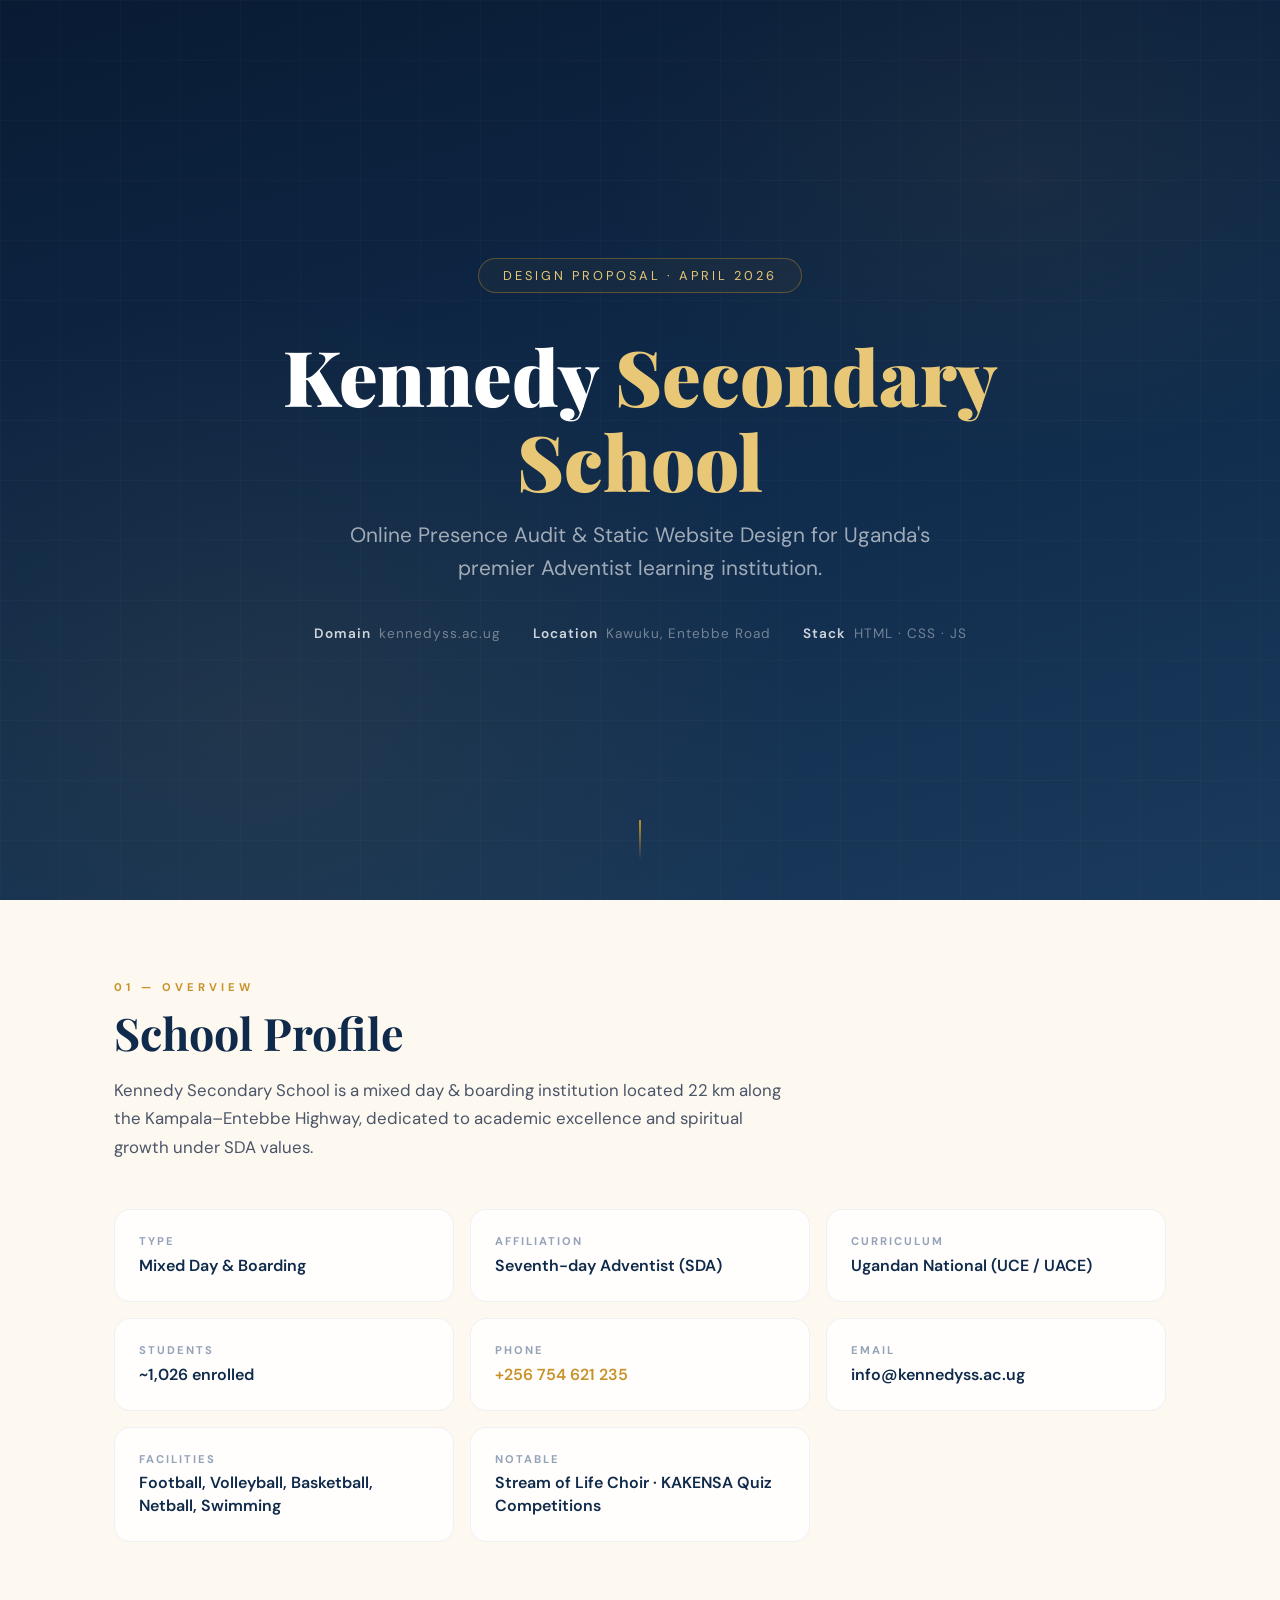
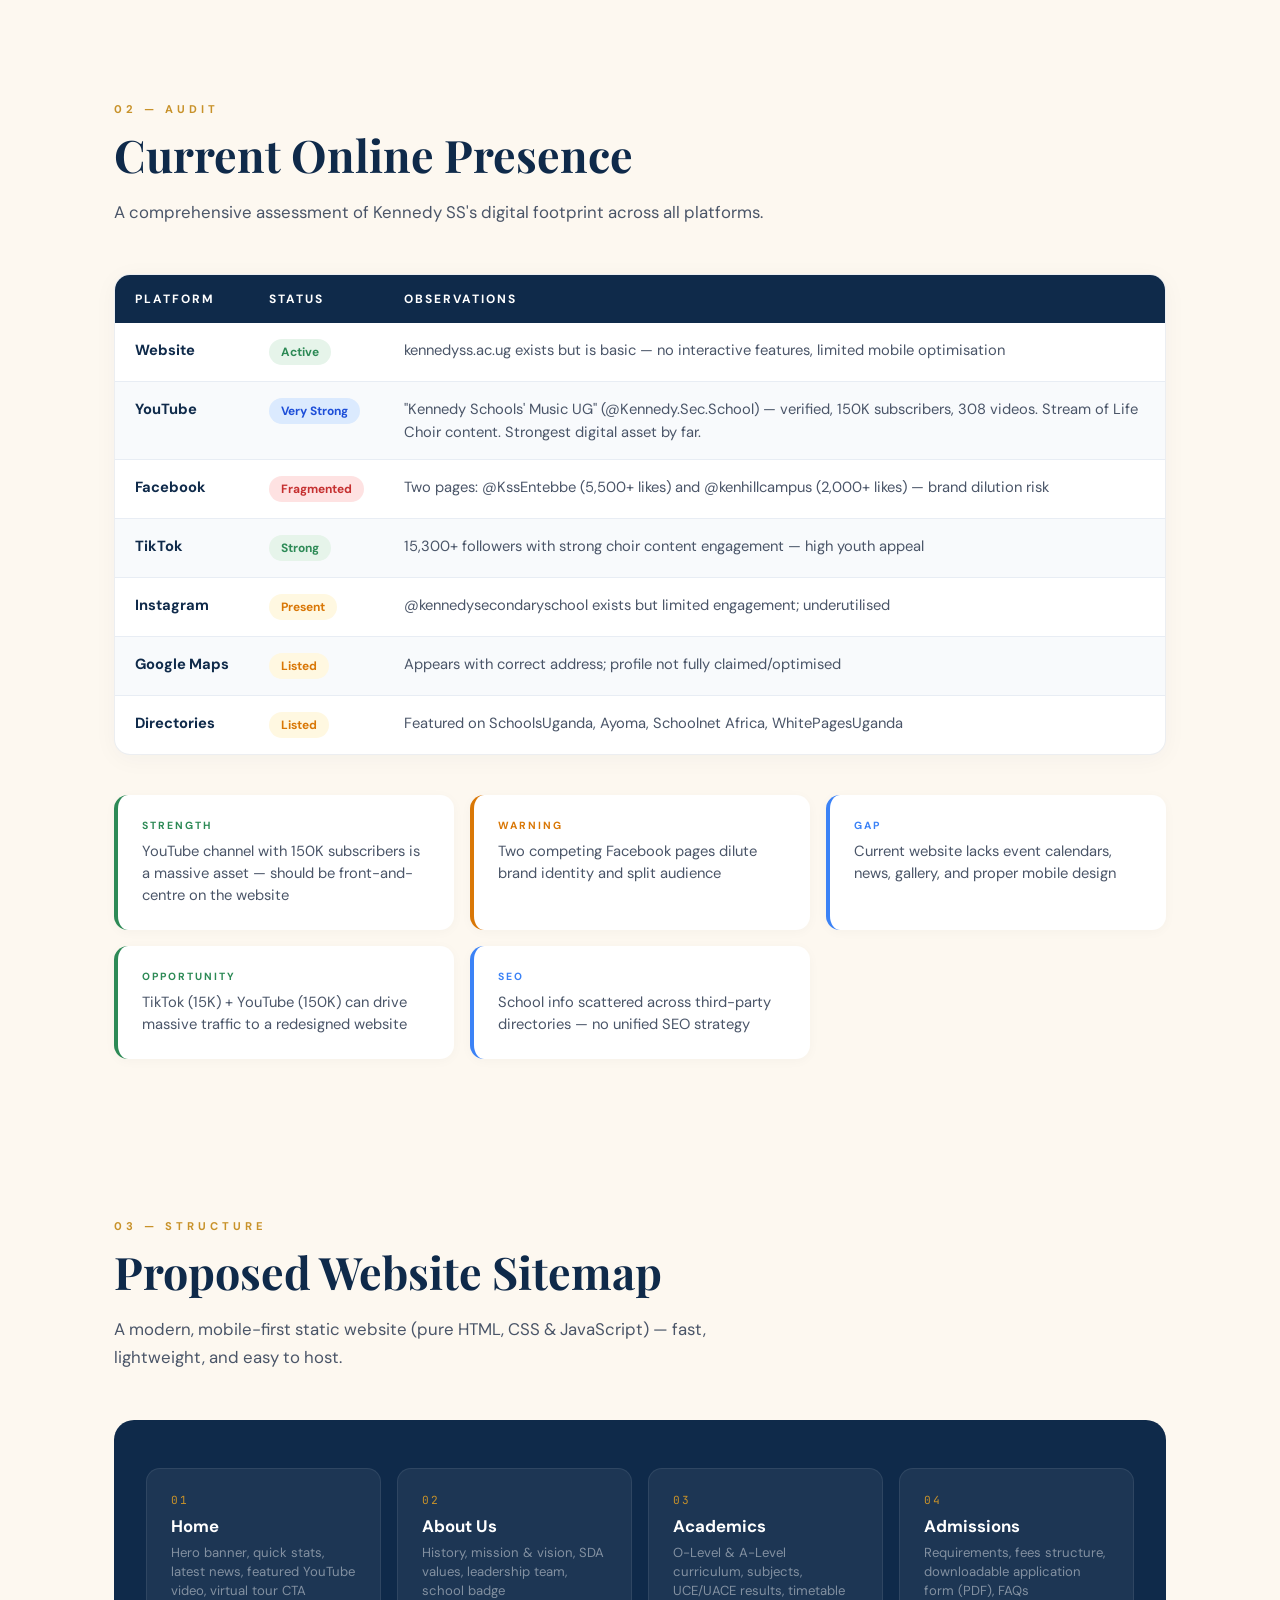
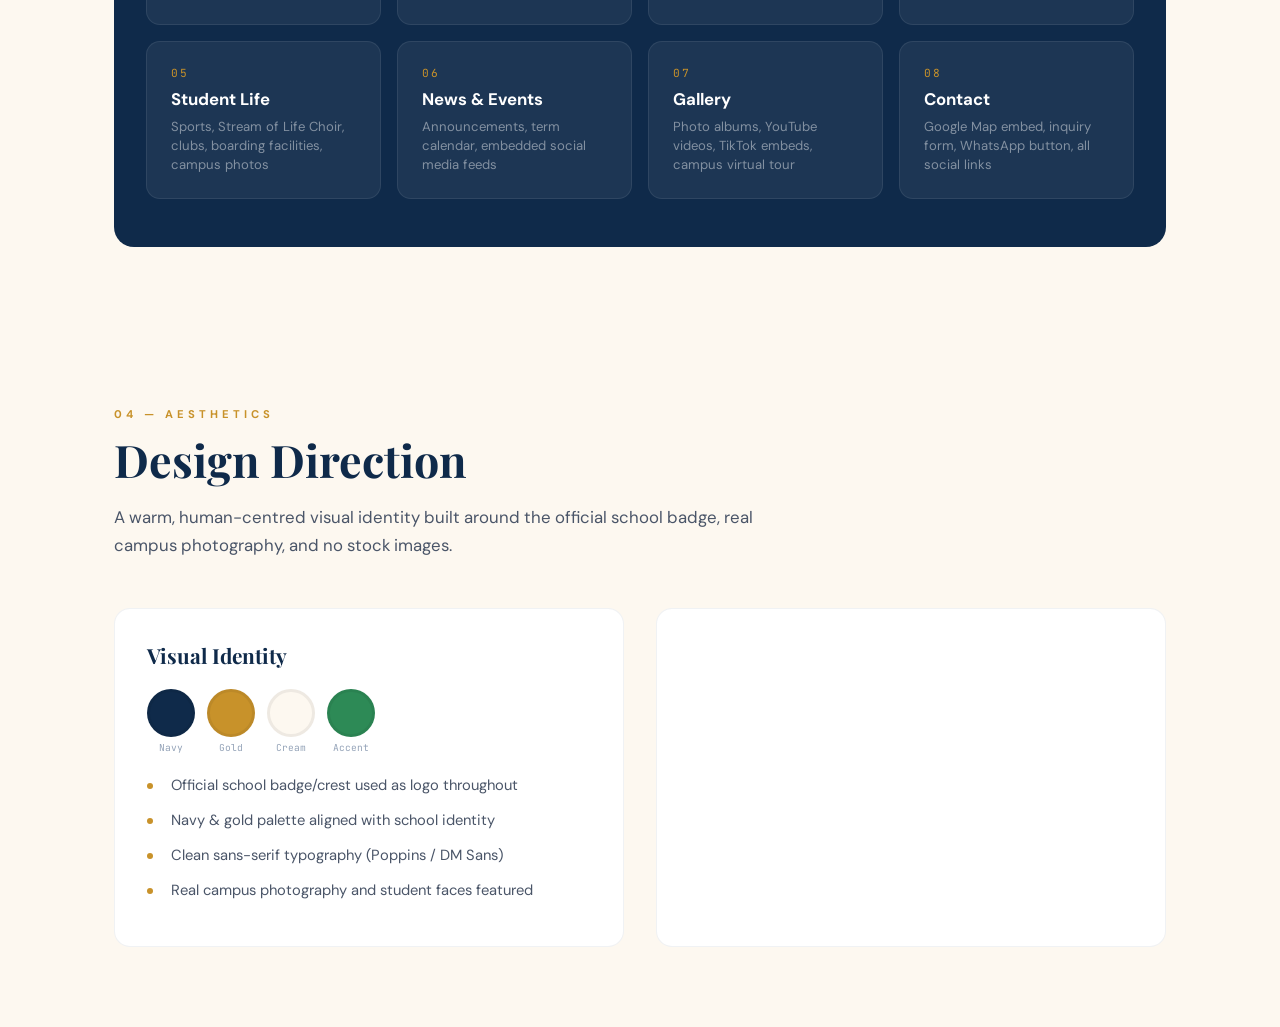
<file: proposal.html>
<!DOCTYPE html>
<html lang="en">
<head>
<meta charset="UTF-8">
<meta name="viewport" content="width=device-width, initial-scale=1.0">
<title>Kennedy Secondary School — Website Design Proposal</title>
<link href="https://fonts.googleapis.com/css2?family=Playfair+Display:ital,wght@0,400;0,700;0,900;1,400&family=DM+Sans:wght@400;500;600;700&family=JetBrains+Mono:wght@400;500&display=swap" rel="stylesheet">
<style>
:root{--navy:#0F2A4A;--navy-deep:#091B33;--gold:#C8922A;--gold-light:#E8C876;--gold-glow:rgba(200,146,42,.15);--cream:#FDF8F0;--slate:#4A5568;--light-slate:#94A3B8;--ice:#E8EDF4;--success:#2D8A56;--warning:#D97706;--danger:#C53030}
*{margin:0;padding:0;box-sizing:border-box}
body{font-family:'DM Sans',sans-serif;background:var(--cream);color:var(--navy);overflow-x:hidden;-webkit-font-smoothing:antialiased}
.hero{min-height:100vh;background:linear-gradient(165deg,var(--navy-deep),var(--navy) 50%,#1A3A5C);position:relative;display:flex;align-items:center;justify-content:center;overflow:hidden}
.hero::before{content:'';position:absolute;inset:0;background:radial-gradient(ellipse 800px 600px at 20% 80%,rgba(200,146,42,.08) 0%,transparent 70%),radial-gradient(ellipse 600px 400px at 80% 20%,rgba(200,146,42,.06) 0%,transparent 70%)}
.hero-grid{position:absolute;inset:0;background-image:linear-gradient(rgba(255,255,255,.02) 1px,transparent 1px),linear-gradient(90deg,rgba(255,255,255,.02) 1px,transparent 1px);background-size:60px 60px;animation:gs 20s linear infinite}
@keyframes gs{to{transform:translate(60px,60px)}}
.hero-content{position:relative;z-index:2;text-align:center;padding:2rem;max-width:900px}
.hero-badge{display:inline-block;padding:.5rem 1.5rem;border:1px solid rgba(200,146,42,.4);border-radius:100px;color:var(--gold-light);font-size:.8rem;letter-spacing:3px;text-transform:uppercase;margin-bottom:2.5rem;backdrop-filter:blur(10px);background:rgba(200,146,42,.05);animation:fu .8s ease both}
.hero-title{font-family:'Playfair Display',serif;font-size:clamp(2.8rem,6vw,5rem);font-weight:900;color:#fff;line-height:1.1;margin-bottom:1rem;animation:fu .8s .15s ease both}
.hero-title .gold{color:var(--gold-light)}
.hero-sub{font-size:clamp(1rem,2vw,1.3rem);color:rgba(255,255,255,.6);line-height:1.6;margin-bottom:2.5rem;max-width:600px;margin-left:auto;margin-right:auto;animation:fu .8s .3s ease both}
.hero-meta{display:flex;gap:2rem;justify-content:center;flex-wrap:wrap;animation:fu .8s .45s ease both}
.hero-meta-item{color:rgba(255,255,255,.4);font-size:.85rem;letter-spacing:1px}
.hero-meta-item strong{color:rgba(255,255,255,.8);font-weight:600}
.hero-scroll{position:absolute;bottom:2.5rem;left:50%;transform:translateX(-50%);animation:bo 2s ease infinite;z-index:2}
.hero-scroll span{display:block;width:2px;height:40px;background:linear-gradient(to bottom,var(--gold),transparent);border-radius:2px}
@keyframes bo{0%,100%{transform:translateX(-50%) translateY(0)}50%{transform:translateX(-50%) translateY(10px)}}
@keyframes fu{from{opacity:0;transform:translateY(30px)}to{opacity:1;transform:translateY(0)}}
.section{padding:5rem 1.5rem;max-width:1100px;margin:0 auto}
.section-label{font-size:.7rem;font-weight:700;letter-spacing:4px;text-transform:uppercase;color:var(--gold);margin-bottom:.75rem}
.section-title{font-family:'Playfair Display',serif;font-size:clamp(2rem,4vw,2.8rem);font-weight:700;color:var(--navy);line-height:1.2;margin-bottom:1rem}
.section-desc{font-size:1.05rem;color:var(--slate);max-width:680px;line-height:1.7;margin-bottom:3rem}
.profile-grid{display:grid;grid-template-columns:repeat(auto-fit,minmax(260px,1fr));gap:1rem}
.profile-card{background:rgba(255,255,255,.85);border:1px solid rgba(15,42,74,.06);border-radius:16px;padding:1.5rem;transition:all .3s}
.profile-card:hover{transform:translateY(-2px);box-shadow:0 12px 40px rgba(15,42,74,.08);border-color:rgba(200,146,42,.2)}
.profile-card .label{font-size:.7rem;font-weight:700;letter-spacing:2px;text-transform:uppercase;color:var(--light-slate);margin-bottom:.4rem}
.profile-card .value{font-size:1rem;font-weight:600;color:var(--navy);line-height:1.4}
.profile-card .value a{color:var(--gold);text-decoration:none}
.audit-table-wrap{border-radius:16px;overflow:hidden;border:1px solid rgba(15,42,74,.08);background:#fff;box-shadow:0 4px 24px rgba(15,42,74,.04)}
.audit-table{width:100%;border-collapse:collapse}
.audit-table thead th{background:var(--navy);color:#fff;padding:1rem 1.25rem;text-align:left;font-size:.75rem;font-weight:700;letter-spacing:2px;text-transform:uppercase}
.audit-table tbody td{padding:1rem 1.25rem;border-bottom:1px solid var(--ice);font-size:.92rem;vertical-align:top;line-height:1.5;color:var(--slate)}
.audit-table tbody tr:last-child td{border-bottom:none}
.audit-table tbody tr:nth-child(even){background:rgba(237,242,247,.4)}
.audit-table .platform{font-weight:700;color:var(--navy);white-space:nowrap}
.status-pill{display:inline-block;padding:.25rem .75rem;border-radius:100px;font-size:.75rem;font-weight:700}
.status-active{background:#E6F4EA;color:var(--success)}
.status-listed{background:#FFF8E1;color:var(--warning)}
.status-issue{background:#FEE2E2;color:var(--danger)}
.status-strong{background:#DBEAFE;color:#1D4ED8}
.findings{display:grid;grid-template-columns:repeat(auto-fit,minmax(280px,1fr));gap:1rem;margin-top:2.5rem}
.finding-card{padding:1.5rem;border-radius:14px;border-left:4px solid;background:#fff;box-shadow:0 2px 12px rgba(0,0,0,.03);transition:transform .25s}
.finding-card:hover{transform:translateY(-2px)}
.finding-card.critical{border-color:var(--danger)}.finding-card.warning{border-color:var(--warning)}.finding-card.info{border-color:#3B82F6}.finding-card.opportunity{border-color:var(--success)}
.finding-card .tag{font-size:.65rem;font-weight:700;letter-spacing:2px;text-transform:uppercase;margin-bottom:.5rem}
.finding-card.critical .tag{color:var(--danger)}.finding-card.warning .tag{color:var(--warning)}.finding-card.info .tag{color:#3B82F6}.finding-card.opportunity .tag{color:var(--success)}
.finding-card p{font-size:.92rem;color:var(--slate);line-height:1.5}
.sitemap-strip{background:var(--navy);border-radius:20px;padding:3rem 2rem}
.sitemap-grid{display:grid;grid-template-columns:repeat(auto-fit,minmax(220px,1fr));gap:1rem}
.sitemap-item{background:rgba(255,255,255,.06);border:1px solid rgba(255,255,255,.08);border-radius:14px;padding:1.5rem;transition:all .3s}
.sitemap-item:hover{background:rgba(255,255,255,.1);border-color:rgba(200,146,42,.3);transform:translateY(-2px)}
.sitemap-item .num{font-family:'JetBrains Mono',monospace;font-size:.7rem;color:var(--gold);margin-bottom:.5rem;letter-spacing:2px}
.sitemap-item h4{color:#fff;font-size:1.05rem;font-weight:700;margin-bottom:.4rem}
.sitemap-item p{color:rgba(255,255,255,.45);font-size:.82rem;line-height:1.45}
.design-split{display:grid;grid-template-columns:1fr 1fr;gap:2rem}
@media(max-width:768px){.design-split{grid-template-columns:1fr}}
.design-box{border-radius:16px;padding:2rem;background:#fff;border:1px solid rgba(15,42,74,.06)}
.design-box h3{font-family:'Playfair Display',serif;font-size:1.3rem;color:var(--navy);margin-bottom:1.25rem}
.design-box ul{list-style:none;padding:0}
.design-box li{position:relative;padding-left:1.5rem;margin-bottom:.8rem;font-size:.92rem;color:var(--slate);line-height:1.5}
.design-box li::before{content:'';position:absolute;left:0;top:.55rem;width:6px;height:6px;border-radius:50%;background:var(--gold)}
.swatches{display:flex;gap:.75rem;margin:1.25rem 0;flex-wrap:wrap}
.swatch{display:flex;flex-direction:column;align-items:center;gap:.3rem}
.swatch-circle{width:48px;height:48px;border-radius:50%;border:3px solid rgba(0,0,0,.06)}
.swatch span{font-family:'JetBrains Mono',monospace;font-size:.6rem;color:var(--light-slate)}
.features-grid{display:grid;grid-template-columns:repeat(auto-fit,minmax(300px,1fr));gap:1rem}
.feature-card{background:#fff;border:1px solid rgba(15,42,74,.06);border-radius:16px;padding:1.75rem;display:flex;gap:1rem;align-items:flex-start;transition:all .3s}
.feature-card:hover{box-shadow:0 8px 30px rgba(15,42,74,.06);transform:translateY(-2px)}
.feature-icon{width:44px;height:44px;border-radius:12px;background:var(--gold-glow);display:flex;align-items:center;justify-content:center;font-size:1.2rem;flex-shrink:0}
.feature-card h4{font-size:.95rem;font-weight:700;color:var(--navy);margin-bottom:.3rem}
.feature-card p{font-size:.85rem;color:var(--slate);line-height:1.45}
.addon-card{background:#fff;border:1px solid rgba(15,42,74,.06);border-radius:18px;padding:2rem;border-top:3px solid var(--gold);max-width:540px;transition:all .3s}
.addon-card:hover{transform:translateY(-3px);box-shadow:0 16px 48px rgba(15,42,74,.08)}
.addon-badge{display:inline-block;font-family:'JetBrains Mono',monospace;font-size:.65rem;font-weight:700;letter-spacing:1.5px;text-transform:uppercase;color:var(--gold);background:var(--gold-glow);padding:.3rem .75rem;border-radius:100px;margin-bottom:.75rem}
.addon-icon{font-size:2rem;margin-bottom:.75rem}
.addon-card h4{font-size:1.05rem;font-weight:700;color:var(--navy);margin-bottom:.5rem}
.addon-card>p{font-size:.88rem;color:var(--slate);line-height:1.55;margin-bottom:1rem}
.addon-includes{display:flex;flex-wrap:wrap;gap:.4rem}
.addon-includes span{font-size:.72rem;font-weight:600;color:var(--navy);background:var(--ice);padding:.25rem .65rem;border-radius:100px}
.social-cards{display:grid;grid-template-columns:repeat(auto-fit,minmax(200px,1fr));gap:1rem}
.social-card{background:#fff;border-radius:16px;padding:1.75rem;border:1px solid rgba(15,42,74,.06);text-align:center;transition:all .3s}
.social-card:hover{transform:translateY(-3px);box-shadow:0 12px 40px rgba(15,42,74,.07)}
.social-card .icon{font-size:2rem;margin-bottom:.75rem}
.social-card h4{font-size:.95rem;font-weight:700;color:var(--navy);margin-bottom:.4rem}
.social-card p{font-size:.85rem;color:var(--slate);line-height:1.45}
.sep{height:1px;background:linear-gradient(to right,transparent,rgba(200,146,42,.25),transparent);margin:1rem 0 3rem}
.timeline{position:relative;padding-left:2.5rem}
.timeline::before{content:'';position:absolute;left:.75rem;top:0;bottom:0;width:2px;background:linear-gradient(to bottom,var(--gold),var(--navy),var(--gold));border-radius:2px}
.timeline-item{position:relative;margin-bottom:2rem;padding:1.25rem 1.5rem;background:#fff;border-radius:14px;border:1px solid rgba(15,42,74,.05);transition:transform .25s}
.timeline-item:hover{transform:translateX(4px)}
.timeline-item::before{content:'';position:absolute;left:-2.1rem;top:1.5rem;width:12px;height:12px;border-radius:50%;background:var(--gold);border:3px solid var(--cream);box-shadow:0 0 0 2px var(--gold)}
.timeline-item .week{font-family:'JetBrains Mono',monospace;font-size:.7rem;color:var(--gold);font-weight:500;letter-spacing:1px;margin-bottom:.25rem}
.timeline-item h4{font-size:1rem;font-weight:700;color:var(--navy);margin-bottom:.3rem}
.timeline-item p{font-size:.88rem;color:var(--slate);line-height:1.45}
.cta-section{background:linear-gradient(165deg,var(--navy-deep),var(--navy));border-radius:24px;padding:3.5rem 2.5rem;text-align:center;position:relative;overflow:hidden;max-width:1100px;margin:0 auto 4rem}
.cta-section::before{content:'';position:absolute;inset:0;background:radial-gradient(ellipse 500px 300px at 50% 100%,rgba(200,146,42,.1) 0%,transparent 70%)}
.cta-section *{position:relative;z-index:1}
.cta-section .section-label{color:var(--gold-light)}
.cta-section .section-title{color:#fff;max-width:600px;margin:0 auto 2rem}
.steps-list{max-width:480px;margin:0 auto;text-align:left}
.step-item{display:flex;align-items:flex-start;gap:.75rem;margin-bottom:1.25rem}
.step-num{background:var(--gold);color:var(--navy);width:28px;height:28px;border-radius:50%;display:flex;align-items:center;justify-content:center;font-size:.75rem;font-weight:800;flex-shrink:0;margin-top:.1rem}
.step-text{color:rgba(255,255,255,.85);font-size:.95rem;line-height:1.5}
.cta-footer{color:rgba(255,255,255,.3);font-size:.78rem;font-style:italic;margin-top:2rem}
@media(max-width:640px){.section{padding:3rem 1.25rem}.sitemap-strip{padding:2rem 1.25rem}.cta-section{margin:0 1rem 3rem;padding:2.5rem 1.5rem}.audit-table thead th,.audit-table tbody td{padding:.75rem .8rem}}
</style>
</head>
<body>

<section class="hero">
  <div class="hero-grid"></div>
  <div class="hero-content">
    <div class="hero-badge">Design Proposal · April 2026</div>
    <h1 class="hero-title">Kennedy <span class="gold">Secondary School</span></h1>
    <p class="hero-sub">Online Presence Audit & Static Website Design for Uganda's premier Adventist learning institution.</p>
    <div class="hero-meta">
      <div class="hero-meta-item"><strong>Domain</strong>&ensp;kennedyss.ac.ug</div>
      <div class="hero-meta-item"><strong>Location</strong>&ensp;Kawuku, Entebbe Road</div>
      <div class="hero-meta-item"><strong>Stack</strong>&ensp;HTML · CSS · JS</div>
    </div>
  </div>
  <div class="hero-scroll"><span></span></div>
</section>

<section class="section">
  <div class="section-label">01 — Overview</div>
  <h2 class="section-title">School Profile</h2>
  <p class="section-desc">Kennedy Secondary School is a mixed day & boarding institution located 22 km along the Kampala–Entebbe Highway, dedicated to academic excellence and spiritual growth under SDA values.</p>
  <div class="profile-grid">
    <div class="profile-card"><div class="label">Type</div><div class="value">Mixed Day & Boarding</div></div>
    <div class="profile-card"><div class="label">Affiliation</div><div class="value">Seventh-day Adventist (SDA)</div></div>
    <div class="profile-card"><div class="label">Curriculum</div><div class="value">Ugandan National (UCE / UACE)</div></div>
    <div class="profile-card"><div class="label">Students</div><div class="value">~1,026 enrolled</div></div>
    <div class="profile-card"><div class="label">Phone</div><div class="value"><a href="tel:+256754621235">+256 754 621 235</a></div></div>
    <div class="profile-card"><div class="label">Email</div><div class="value">info@kennedyss.ac.ug</div></div>
    <div class="profile-card"><div class="label">Facilities</div><div class="value">Football, Volleyball, Basketball, Netball, Swimming</div></div>
    <div class="profile-card"><div class="label">Notable</div><div class="value">Stream of Life Choir · KAKENSA Quiz Competitions</div></div>
  </div>
</section>

<section class="section">
  <div class="section-label">02 — Audit</div>
  <h2 class="section-title">Current Online Presence</h2>
  <p class="section-desc">A comprehensive assessment of Kennedy SS's digital footprint across all platforms.</p>
  <div class="audit-table-wrap">
    <table class="audit-table">
      <thead><tr><th>Platform</th><th>Status</th><th>Observations</th></tr></thead>
      <tbody>
        <tr><td class="platform">Website</td><td><span class="status-pill status-active">Active</span></td><td>kennedyss.ac.ug exists but is basic — no interactive features, limited mobile optimisation</td></tr>
        <tr><td class="platform">YouTube</td><td><span class="status-pill status-strong">Very Strong</span></td><td>"Kennedy Schools' Music UG" (@Kennedy.Sec.School) — verified, 150K subscribers, 308 videos. Stream of Life Choir content. Strongest digital asset by far.</td></tr>
        <tr><td class="platform">Facebook</td><td><span class="status-pill status-issue">Fragmented</span></td><td>Two pages: @KssEntebbe (5,500+ likes) and @kenhillcampus (2,000+ likes) — brand dilution risk</td></tr>
        <tr><td class="platform">TikTok</td><td><span class="status-pill status-active">Strong</span></td><td>15,300+ followers with strong choir content engagement — high youth appeal</td></tr>
        <tr><td class="platform">Instagram</td><td><span class="status-pill status-listed">Present</span></td><td>@kennedysecondaryschool exists but limited engagement; underutilised</td></tr>
        <tr><td class="platform">Google Maps</td><td><span class="status-pill status-listed">Listed</span></td><td>Appears with correct address; profile not fully claimed/optimised</td></tr>
        <tr><td class="platform">Directories</td><td><span class="status-pill status-listed">Listed</span></td><td>Featured on SchoolsUganda, Ayoma, Schoolnet Africa, WhitePagesUganda</td></tr>
      </tbody>
    </table>
  </div>
  <div class="findings">
    <div class="finding-card opportunity"><div class="tag">Strength</div><p>YouTube channel with 150K subscribers is a massive asset — should be front-and-centre on the website</p></div>
    <div class="finding-card warning"><div class="tag">Warning</div><p>Two competing Facebook pages dilute brand identity and split audience</p></div>
    <div class="finding-card info"><div class="tag">Gap</div><p>Current website lacks event calendars, news, gallery, and proper mobile design</p></div>
    <div class="finding-card opportunity"><div class="tag">Opportunity</div><p>TikTok (15K) + YouTube (150K) can drive massive traffic to a redesigned website</p></div>
    <div class="finding-card info"><div class="tag">SEO</div><p>School info scattered across third-party directories — no unified SEO strategy</p></div>
  </div>
</section>

<section class="section">
  <div class="section-label">03 — Structure</div>
  <h2 class="section-title">Proposed Website Sitemap</h2>
  <p class="section-desc">A modern, mobile-first static website (pure HTML, CSS & JavaScript) — fast, lightweight, and easy to host.</p>
  <div class="sitemap-strip">
    <div class="sitemap-grid">
      <div class="sitemap-item"><div class="num">01</div><h4>Home</h4><p>Hero banner, quick stats, latest news, featured YouTube video, virtual tour CTA</p></div>
      <div class="sitemap-item"><div class="num">02</div><h4>About Us</h4><p>History, mission & vision, SDA values, leadership team, school badge</p></div>
      <div class="sitemap-item"><div class="num">03</div><h4>Academics</h4><p>O-Level & A-Level curriculum, subjects, UCE/UACE results, timetable</p></div>
      <div class="sitemap-item"><div class="num">04</div><h4>Admissions</h4><p>Requirements, fees structure, downloadable application form (PDF), FAQs</p></div>
      <div class="sitemap-item"><div class="num">05</div><h4>Student Life</h4><p>Sports, Stream of Life Choir, clubs, boarding facilities, campus photos</p></div>
      <div class="sitemap-item"><div class="num">06</div><h4>News & Events</h4><p>Announcements, term calendar, embedded social media feeds</p></div>
      <div class="sitemap-item"><div class="num">07</div><h4>Gallery</h4><p>Photo albums, YouTube videos, TikTok embeds, campus virtual tour</p></div>
      <div class="sitemap-item"><div class="num">08</div><h4>Contact</h4><p>Google Map embed, inquiry form, WhatsApp button, all social links</p></div>
    </div>
  </div>
</section>

<section class="section">
  <div class="section-label">04 — Aesthetics</div>
  <h2 class="section-title">Design Direction</h2>
  <p class="section-desc">A warm, human-centred visual identity built around the official school badge, real campus photography, and no stock images.</p>
  <div class="design-split">
    <div class="design-box">
      <h3>Visual Identity</h3>
      <div class="swatches">
        <div class="swatch"><div class="swatch-circle" style="background:#0F2A4A"></div><span>Navy</span></div>
        <div class="swatch"><div class="swatch-circle" style="background:#C8922A"></div><span>Gold</span></div>
        <div class="swatch"><div class="swatch-circle" style="background:#FDF8F0"></div><span>Cream</span></div>
        <div class="swatch"><div class="swatch-circle" style="background:#2D8A56"></div><span>Accent</span></div>
      </div>
      <ul>
        <li>Official school badge/crest used as logo throughout</li>
        <li>Navy & gold palette aligned with school identity</li>
        <li>Clean sans-serif typography (Poppins / DM Sans)</li>
        <li>Real campus photography and student faces featured</li>
      </ul>
    </div>
    <div class="design-box">
</file>
